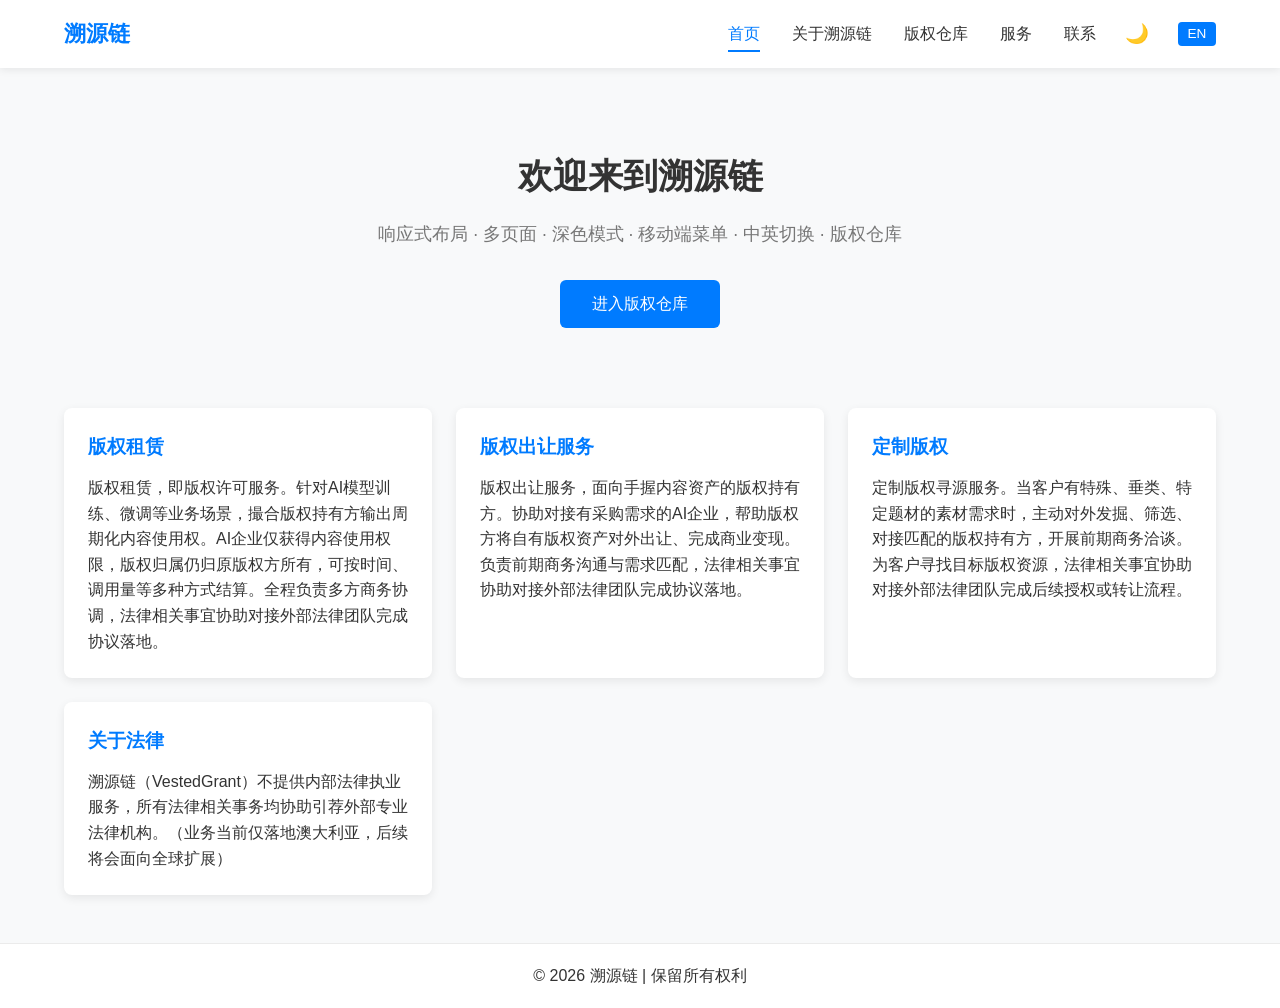
<file: index.html>
<!DOCTYPE html>
<html lang="zh-CN">
<head>
    <meta charset="UTF-8">
    <meta name="viewport" content="width=device-width, initial-scale=1.0">
    <title data-zh="首页 - 溯源链" data-en="Home - Vested Grant">首页 - 溯源链</title>
    <link rel="stylesheet" href="css/style.css">
</head>
<body>
    <header class="header">
        <div class="container">
            <div class="logo"><a href="index.html" data-zh="溯源链" data-en="Vested Grant">溯源链</a></div>
            <nav class="nav" id="navMenu">
                <ul>
                    <li><a href="index.html" class="active" data-zh="首页" data-en="Home">首页</a></li>
                    <li><a href="about.html" data-zh="关于溯源链" data-en="About Vested Grant">关于溯源链</a></li>
                    <li><a href="products.html" data-zh="版权仓库" data-en="Repository">版权仓库</a></li>
                    <li><a href="services.html" data-zh="服务" data-en="Services">服务</a></li>
                    <li><a href="contact.html" data-zh="联系" data-en="Contact">联系</a></li>
                </ul>
                <button class="dark-toggle" id="darkToggle">🌙</button>
                <button class="lang-toggle" id="langToggle">EN</button>
            </nav>
            <button class="menu-toggle" id="menuToggle">☰</button>
        </div>
    </header>
    <main class="main">
        <section class="hero">
            <div class="container">
                <h1 data-zh="欢迎来到溯源链" data-en="Welcome to Vested Grant">欢迎来到溯源链</h1>
                <p data-zh="响应式布局 · 多页面 · 深色模式 · 移动端菜单 · 中英切换 · 版权仓库" 
                   data-en="Responsive · Multi-page · Dark Mode · Mobile Menu · Bilingual · Copyright Repository">
                   响应式布局 · 多页面 · 深色模式 · 移动端菜单 · 中英切换 · 版权仓库
                </p>
                <a href="products.html" class="btn" data-zh="进入版权仓库" data-en="Enter Repository">进入版权仓库</a>
            </div>
        </section>
        <section class="features">
            <div class="container">
                <div class="grid">
                    <div class="card">
                        <h3 data-zh="版权租赁" data-en="Copyright Leasing">版权租赁</h3>
                        <p data-zh="版权租赁，即版权许可服务。针对AI模型训练、微调等业务场景，撮合版权持有方输出周期化内容使用权。AI企业仅获得内容使用权限，版权归属仍归原版权方所有，可按时间、调用量等多种方式结算。全程负责多方商务协调，法律相关事宜协助对接外部法律团队完成协议落地。" data-en="Copyright Licensing. Tailored for AI‑model training and fine‑tuning scenarios, this service facilitates time‑limited content usage rights from copyright holders. AI enterprises obtain only usage rights while full copyright remains with original rights‑holders. Settlements can be structured by duration or usage volume. It covers full‑range commercial coordination, with external legal teams referred to handle legal procedures and finalise agreements.">版权租赁，即版权许可服务。针对AI模型训练、微调等业务场景，撮合版权持有方输出周期化内容使用权。AI企业仅获得内容使用权限，版权归属仍归原版权方所有，可按时间、调用量等多种方式结算。全程负责多方商务协调，法律相关事宜协助对接外部法律团队完成协议落地。</p>
                    </div>
                    <div class="card">
                        <h3 data-zh="版权出让服务" data-en="Copyright Transfer Services">版权出让服务</h3>
                        <p data-zh="版权出让服务，面向手握内容资产的版权持有方。协助对接有采购需求的AI企业，帮助版权方将自有版权资产对外出让、完成商业变现。负责前期商务沟通与需求匹配，法律相关事宜协助对接外部法律团队完成协议落地。" data-en="Copyright Sale. Created for copyright holders who own content assets. It connects rights‑holders with interested AI‑enterprise buyers to realise commercial monetisation through copyright assignment. It manages preliminary business communication and demand matching, with external legal teams referred for legal procedures and agreement execution.">版权出让服务，面向手握内容资产的版权持有方。协助对接有采购需求的AI企业，帮助版权方将自有版权资产对外出让、完成商业变现。负责前期商务沟通与需求匹配，法律相关事宜协助对接外部法律团队完成协议落地。</p>
                    </div>
                    <div class="card">
                        <h3 data-zh="定制版权" data-en="Customized Copyright">定制版权</h3>
                        <p data-zh="定制版权寻源服务。当客户有特殊、垂类、特定题材的素材需求时，主动对外发掘、筛选、对接匹配的版权持有方，开展前期商务洽谈。为客户寻找目标版权资源，法律相关事宜协助对接外部法律团队完成后续授权或转让流程。
" data-en="Custom Copyright Sourcing. For clients with niche, special‑theme or specific‑category content requirements, the service proactively identifies, screens and engages matching copyright holders and conducts preliminary business discussions. It locates target copyrighted resources for clients. External legal teams will be referred for subsequent licensing or assignment procedures.">定制版权寻源服务。当客户有特殊、垂类、特定题材的素材需求时，主动对外发掘、筛选、对接匹配的版权持有方，开展前期商务洽谈。为客户寻找目标版权资源，法律相关事宜协助对接外部法律团队完成后续授权或转让流程。
</p>
                    </div>
                    <div class="card">
                        <h3 data-zh="关于法律" data-en="About the Law">关于法律</h3>
                        <p data-zh="溯源链（VestedGrant）不提供内部法律执业服务，所有法律相关事务均协助引荐外部专业法律机构。（业务当前仅落地澳大利亚，后续将会面向全球扩展）
" data-en="VestedGrant does not provide in‑house legal practice services. External professional legal institutions will be referred for all legal‑related matters. (Operations are currently limited to Australia, with global expansion planned for the future.)">溯源链（VestedGrant）不提供内部法律执业服务，所有法律相关事务均协助引荐外部专业法律机构。（业务当前仅落地澳大利亚，后续将会面向全球扩展）
</p>
                   
                </div>
            </div>
        </section>
    </main>
    <footer class="footer">
        <div class="container">
            <p data-zh="© 2026 溯源链 | 保留所有权利" data-en="© 2026 Vested Grant | All Rights Reserved">© 2026 溯源链 | All Rights Reserved</p>
        </div>
    </footer>
    <script src="js/main.js"></script>
</body>
</html>
</file>
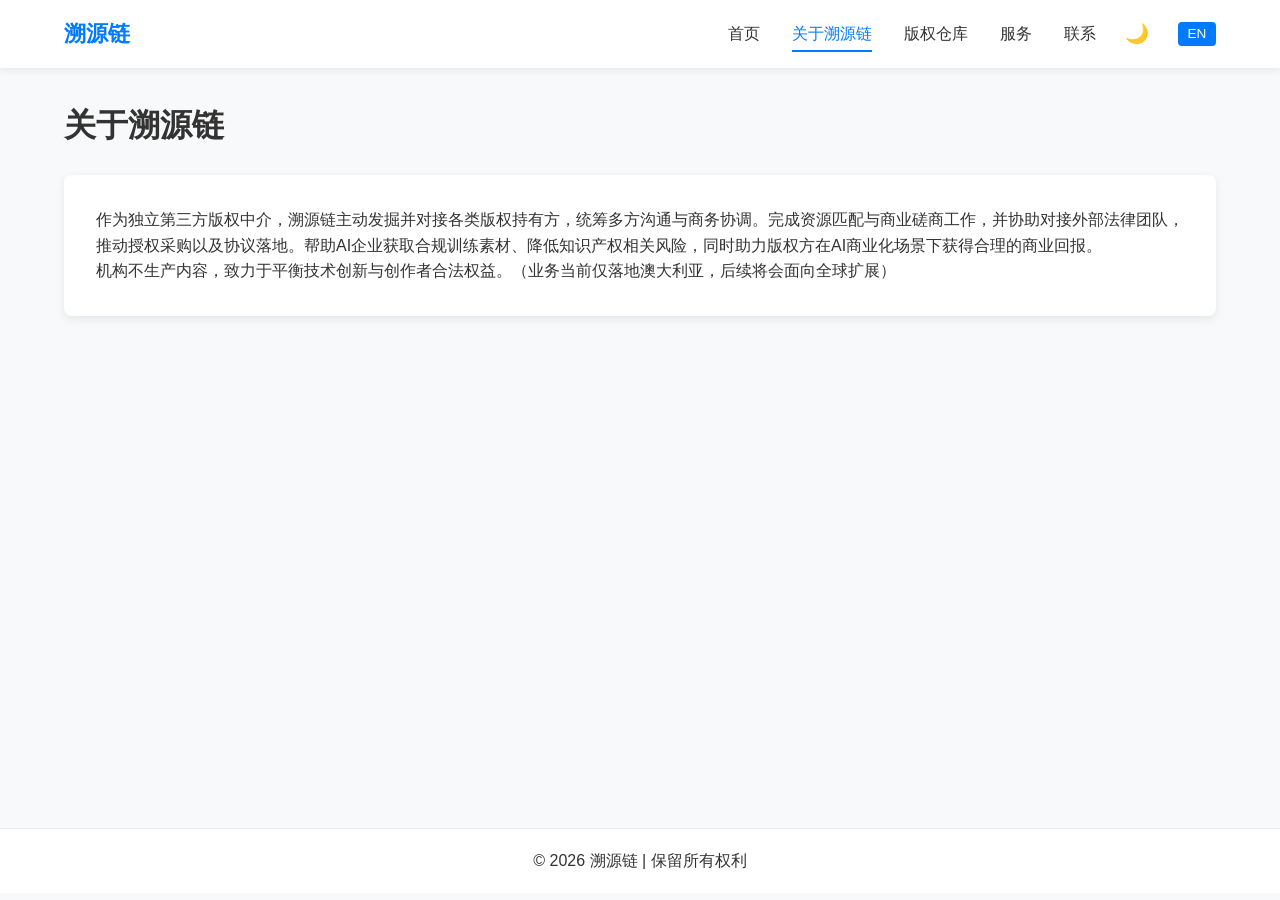
<file: about.html>
<!DOCTYPE html>
<html lang="zh-CN">
<head>
    <meta charset="UTF-8">
    <meta name="viewport" content="width=device-width, initial-scale=1.0">
    <title data-zh="关于我们 - 溯源链" data-en="About - Vested Grant">关于我们 - 溯源链</title>
    <link rel="stylesheet" href="css/style.css">
</head>
<body>
    <header class="header">
        <div class="container">
            <div class="logo"><a href="index.html" data-zh="溯源链" data-en="Vested Grant">溯源链</a></div>
            <nav class="nav" id="navMenu">
                <ul>
                    <li><a href="index.html" data-zh="首页" data-en="Home">首页</a></li>
                    <li><a href="about.html" class="active" data-zh="关于溯源链" data-en="About Vested Grant">关于溯源链</a></li>
                    <li><a href="products.html" data-zh="版权仓库" data-en="Repository">版权仓库</a></li>
                    <li><a href="services.html" data-zh="服务" data-en="Services">服务</a></li>
                    <li><a href="contact.html" data-zh="联系" data-en="Contact">联系</a></li>
                </ul>
                <button class="dark-toggle" id="darkToggle">🌙</button>
                <button class="lang-toggle" id="langToggle">EN</button>
            </nav>
            <button class="menu-toggle" id="menuToggle">☰</button>
        </div>
    </header>
    <main class="main">
        <div class="container">
            <h1 data-zh="关于溯源链" data-en="About Vested Grant">关于溯源链</h1>
            <div class="content-box">
                <p data-zh="作为独立第三方版权中介，溯源链主动发掘并对接各类版权持有方，统筹多方沟通与商务协调。完成资源匹配与商业磋商工作，并协助对接外部法律团队，推动授权采购以及协议落地。帮助AI企业获取合规训练素材、降低知识产权相关风险，同时助力版权方在AI商业化场景下获得合理的商业回报。" 
                   data-en="As an independent third‑party copyright intermediary, VestedGrant proactively identifies and connects with diverse copyright holders, overseeing multi‑party communication and commercial coordination. It conducts resource matching and business consultation, and facilitates connections to external legal teams to drive licence procurement and agreement finalisation. It helps AI businesses source compliant training materials and reduce intellectual‑property risks, while supporting copyright holders to receive reasonable commercial returns in AI‑driven commercial scenarios.">
                   作为独立第三方版权中介，溯源链主动发掘并对接各类版权持有方，统筹多方沟通与商务协调。完成资源匹配与商业磋商工作，并协助对接外部法律团队，推动授权采购以及协议落地。帮助AI企业获取合规训练素材、降低知识产权相关风险，同时助力版权方在AI商业化场景下获得合理的商业回报。
                </p>
                <p data-zh="机构不生产内容，致力于平衡技术创新与创作者合法权益。（业务当前仅落地澳大利亚，后续将会面向全球扩展）" 
                   data-en="No content is produced in‑house. It aims to balance technological innovation and the legitimate rights of creators. (Operations are currently limited to Australia, with global expansion planned for the future.)">
                   机构不生产内容，致力于平衡技术创新与创作者合法权益。（业务当前仅落地澳大利亚，后续将会面向全球扩展）
                </p>
            </div>
        </div>
    </main>
    <footer class="footer">
        <div class="container">
            <p data-zh="© 2026 溯源链 | 保留所有权利" data-en="© 2026 Vested Grant | All Rights Reserved">© 2026 溯源链 | All Rights Reserved</p>
        </div>
    </footer>
    <script src="js/main.js"></script>
</body>
</html>
</file>
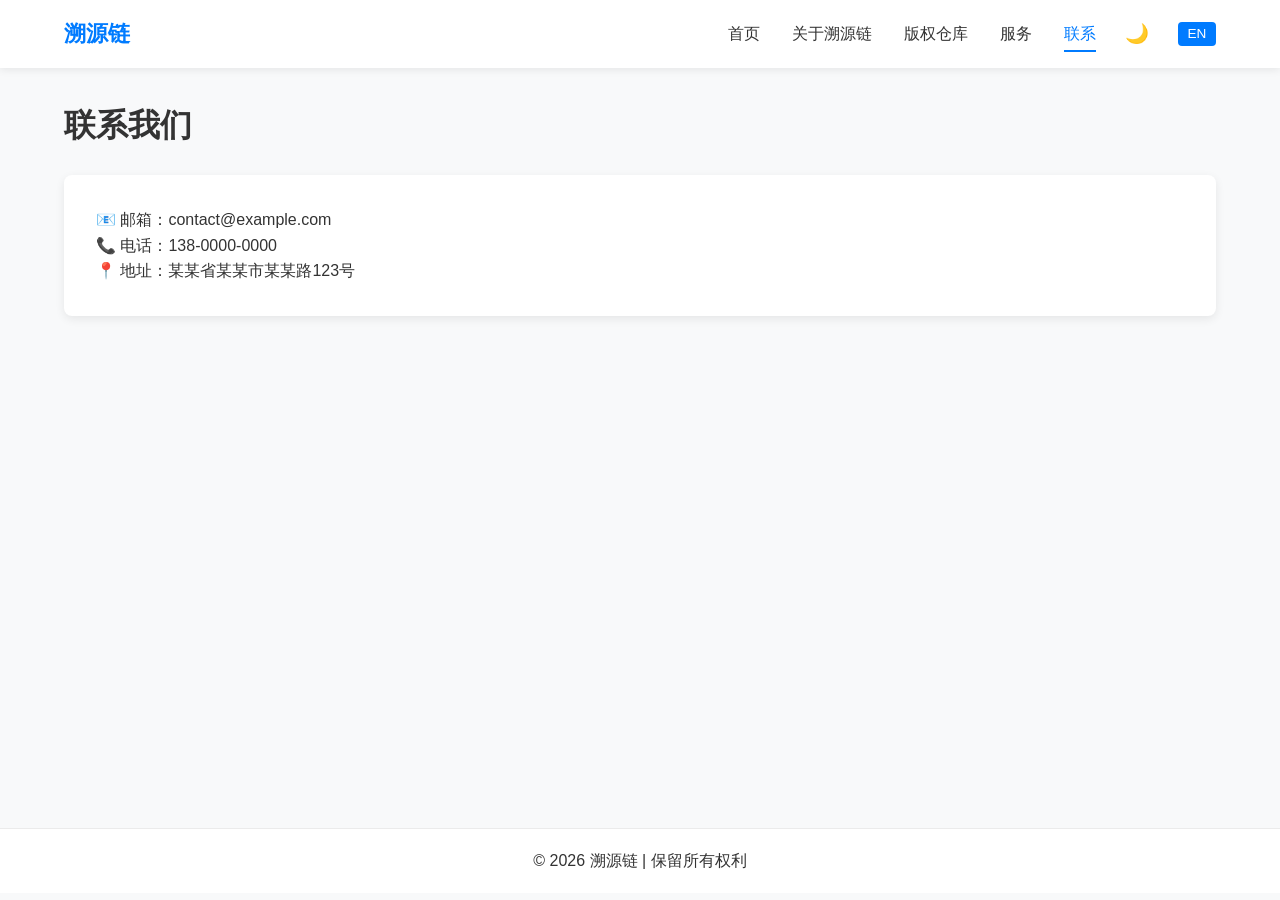
<file: contact.html>
<!DOCTYPE html>
<html lang="zh-CN">
<head>
    <meta charset="UTF-8">
    <meta name="viewport" content="width=device-width, initial-scale=1.0">
    <title data-zh="联系我们 - 溯源链" data-en="Contact - Vested Grant">联系我们 - 溯源链</title>
    <link rel="stylesheet" href="css/style.css">
</head>
<body>
    <header class="header">
        <div class="container">
            <div class="logo"><a href="index.html" data-zh="溯源链" data-en="Vested Grant">溯源链</a></div>
            <nav class="nav" id="navMenu">
                <ul>
                    <li><a href="index.html" data-zh="首页" data-en="Home">首页</a></li>
                    <li><a href="about.html" data-zh="关于溯源链" data-en="About Vested Grant">关于溯源链</a></li>
                    <li><a href="products.html" data-zh="版权仓库" data-en="Repository">版权仓库</a></li>
                    <li><a href="services.html" data-zh="服务" data-en="Services">服务</a></li>
                    <li><a href="contact.html" class="active" data-zh="联系" data-en="Contact">联系</a></li>
                </ul>
                <button class="dark-toggle" id="darkToggle">🌙</button>
                <button class="lang-toggle" id="langToggle">EN</button>
            </nav>
            <button class="menu-toggle" id="menuToggle">☰</button>
        </div>
    </header>
    <main class="main">
        <div class="container">
            <h1 data-zh="联系我们" data-en="Contact Us">联系我们</h1>
            <div class="content-box">
                <p data-zh="📧 邮箱：contact@example.com" data-en="📧 Email: contact@example.com">📧 邮箱：contact@example.com</p>
                <p data-zh="📞 电话：138-0000-0000" data-en="📞 Phone: +86 138-0000-0000">📞 电话：138-0000-0000</p>
                <p data-zh="📍 地址：某某省某某市某某路123号" data-en="📍 Address: No.123 Some Road, Some City, Some Province">📍 地址：某某省某某市某某路123号</p>
            </div>
        </div>
    </main>
    <footer class="footer">
        <div class="container">
            <p data-zh="© 2026 溯源链 | 保留所有权利" data-en="© 2026 Vested Grant | All Rights Reserved">© 2026 溯源链 | All Rights Reserved</p>
        </div>
    </footer>
    <script src="js/main.js"></script>
</body>
</html>
</file>
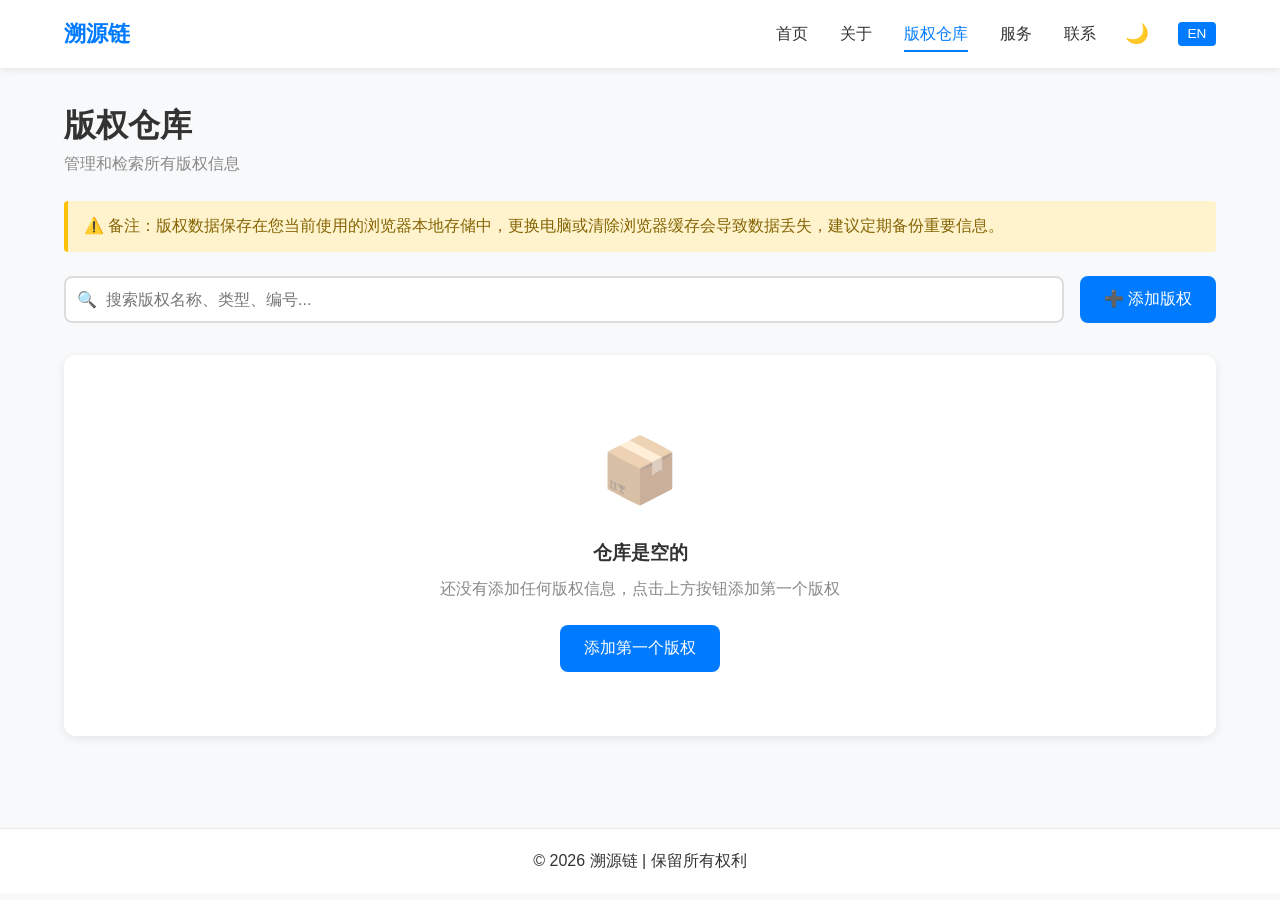
<file: products.html>
<!DOCTYPE html>
<html lang="zh-CN">
<head>
    <meta charset="UTF-8">
    <meta name="viewport" content="width=device-width, initial-scale=1.0">
    <title data-zh="版权仓库 - 溯源链" data-en="Copyright Repository - Vested Grant">版权仓库 - 溯源链</title>
    <link rel="stylesheet" href="css/style.css">
    <style>
        /* 版权仓库专属样式 */
        .repo-header {
            display: flex;
            gap: 1rem;
            margin-bottom: 2rem;
            flex-wrap: wrap;
            align-items: center;
        }
        .search-box {
            flex: 1;
            min-width: 250px;
            position: relative;
        }
        .search-box input {
            width: 100%;
            padding: 0.8rem 1rem 0.8rem 2.5rem;
            border: 2px solid #ddd;
            border-radius: 8px;
            font-size: 1rem;
            background: var(--card);
            color: var(--text);
            transition: border-color 0.3s;
        }
        .search-box input:focus {
            outline: none;
            border-color: var(--primary);
        }
        .search-box::before {
            content: "🔍";
            position: absolute;
            left: 0.8rem;
            top: 50%;
            transform: translateY(-50%);
            font-size: 1rem;
        }
        .add-btn {
            padding: 0.8rem 1.5rem;
            background: var(--primary);
            color: #fff;
            border: none;
            border-radius: 8px;
            font-size: 1rem;
            cursor: pointer;
            transition: background 0.3s;
            white-space: nowrap;
        }
        .add-btn:hover {
            background: #0056b3;
        }
        .empty-state {
            text-align: center;
            padding: 4rem 2rem;
            background: var(--card);
            border-radius: 12px;
            box-shadow: 0 3px 10px var(--shadow);
        }
        .empty-state .icon {
            font-size: 4rem;
            margin-bottom: 1rem;
            opacity: 0.5;
        }
        .empty-state h3 {
            margin-bottom: 0.5rem;
            color: var(--text);
        }
        .empty-state p {
            color: #888;
            margin-bottom: 1.5rem;
        }
        .copyright-grid {
            display: grid;
            grid-template-columns: repeat(auto-fill, minmax(300px, 1fr));
            gap: 1.5rem;
        }
        .copyright-card {
            background: var(--card);
            padding: 1.5rem;
            border-radius: 12px;
            box-shadow: 0 3px 10px var(--shadow);
            transition: transform 0.3s, box-shadow 0.3s;
            border-left: 4px solid var(--primary);
            position: relative;
        }
        .copyright-card:hover {
            transform: translateY(-5px);
            box-shadow: 0 8px 20px var(--shadow);
        }
        .copyright-card .type-badge {
            display: inline-block;
            padding: 0.2rem 0.6rem;
            background: rgba(0,123,255,0.1);
            color: var(--primary);
            border-radius: 20px;
            font-size: 0.8rem;
            margin-bottom: 0.8rem;
        }
        .copyright-card h4 {
            font-size: 1.1rem;
            margin-bottom: 0.5rem;
            color: var(--text);
        }
        .copyright-card .info {
            font-size: 0.9rem;
            color: #888;
            margin-bottom: 0.3rem;
        }
        .copyright-card .delete-btn {
            position: absolute;
            top: 0.8rem;
            right: 0.8rem;
            background: none;
            border: none;
            font-size: 1.2rem;
            cursor: pointer;
            opacity: 0.3;
            transition: opacity 0.3s;
        }
        .copyright-card .delete-btn:hover {
            opacity: 1;
        }
        /* 弹窗样式 */
        .modal-overlay {
            display: none;
            position: fixed;
            top: 0;
            left: 0;
            right: 0;
            bottom: 0;
            background: rgba(0,0,0,0.5);
            z-index: 1000;
            align-items: center;
            justify-content: center;
            padding: 1rem;
        }
        .modal-overlay.active {
            display: flex;
        }
        .modal {
            background: var(--card);
            padding: 2rem;
            border-radius: 12px;
            width: 100%;
            max-width: 500px;
            box-shadow: 0 10px 40px rgba(0,0,0,0.3);
            max-height: 90vh;
            overflow-y: auto;
        }
        .modal h3 {
            margin-bottom: 1.5rem;
            color: var(--text);
        }
        .form-group {
            margin-bottom: 1rem;
        }
        .form-group label {
            display: block;
            margin-bottom: 0.5rem;
            font-weight: 500;
            color: var(--text);
        }
        .form-group input,
        .form-group select,
        .form-group textarea {
            width: 100%;
            padding: 0.7rem;
            border: 2px solid #ddd;
            border-radius: 6px;
            font-size: 1rem;
            background: var(--bg);
            color: var(--text);
        }
        .form-group input:focus,
        .form-group select:focus,
        .form-group textarea:focus {
            outline: none;
            border-color: var(--primary);
        }
        .form-group textarea {
            resize: vertical;
            min-height: 80px;
        }
        .modal-actions {
            display: flex;
            gap: 1rem;
            justify-content: flex-end;
            margin-top: 1.5rem;
        }
        .modal-actions button {
            padding: 0.6rem 1.2rem;
            border-radius: 6px;
            cursor: pointer;
            font-size: 0.95rem;
            transition: all 0.3s;
        }
        .btn-cancel {
            background: #eee;
            border: none;
            color: #333;
        }
        .btn-cancel:hover {
            background: #ddd;
        }
        .btn-submit {
            background: var(--primary);
            border: none;
            color: #fff;
        }
        .btn-submit:hover {
            background: #0056b3;
        }
        .no-results {
            text-align: center;
            padding: 3rem;
            color: #888;
        }
        .stats-bar {
            display: flex;
            gap: 2rem;
            margin-bottom: 1.5rem;
            padding: 1rem;
            background: var(--card);
            border-radius: 8px;
            box-shadow: 0 2px 8px var(--shadow);
        }
        .stat-item {
            text-align: center;
        }
        .stat-number {
            font-size: 1.5rem;
            font-weight: bold;
            color: var(--primary);
        }
        .stat-label {
            font-size: 0.85rem;
            color: #888;
        }
        @media (max-width: 768px) {
            .stats-bar {
                justify-content: center;
            }
        }
    </style>
</head>
<body>
    <header class="header">
        <div class="container">
            <div class="logo"><a href="index.html" data-zh="溯源链" data-en="Provenance Chain">溯源链</a></div>
            <nav class="nav" id="navMenu">
                <ul>
                    <li><a href="index.html" data-zh="首页" data-en="Home">首页</a></li>
                    <li><a href="about.html" data-zh="关于" data-en="About">关于</a></li>
                    <li><a href="products.html" class="active" data-zh="版权仓库" data-en="Repository">版权仓库</a></li>
                    <li><a href="services.html" data-zh="服务" data-en="Services">服务</a></li>
                    <li><a href="contact.html" data-zh="联系" data-en="Contact">联系</a></li>
                </ul>
                <button class="dark-toggle" id="darkToggle">🌙</button>
                <button class="lang-toggle" id="langToggle">EN</button>
            </nav>
            <button class="menu-toggle" id="menuToggle">☰</button>
        </div>
    </header>

    <main class="main">
        <div class="container">
            <h1 data-zh="版权仓库" data-en="Copyright Repository">版权仓库</h1>
            <p style="color: #888; margin-bottom: 1.5rem;" data-zh="管理和检索所有版权信息" data-en="Manage and search all copyright information">管理和检索所有版权信息</p>
            <p style="background: #fff3cd; border-left: 4px solid #ffc107; padding: 0.8rem 1rem; border-radius: 4px; margin-bottom: 1.5rem; color: #856404;" 
               data-zh="⚠️ 备注：版权数据保存在您当前使用的浏览器本地存储中，更换电脑或清除浏览器缓存会导致数据丢失，建议定期备份重要信息。" 
               data-en="⚠️ Note: Copyright data is stored in your browser's local storage. Changing computers or clearing browser cache will cause data loss. Regular backup is recommended.">
               ⚠️ 备注：版权数据保存在您当前使用的浏览器本地存储中，更换电脑或清除浏览器缓存会导致数据丢失，建议定期备份重要信息。
            </p>
            
            <!-- 搜索栏 -->
            <div class="repo-header">
                <div class="search-box">
                    <input type="text" id="searchInput" placeholder="搜索版权名称、类型、编号..." data-placeholder-zh="搜索版权名称、类型、编号..." data-placeholder-en="Search by name, type, number...">
                </div>
                <button class="add-btn" id="addBtn" data-zh="➕ 添加版权" data-en="➕ Add Copyright">➕ 添加版权</button>
            </div>

            <!-- 统计栏 -->
            <div class="stats-bar" id="statsBar" style="display: none;">
                <div class="stat-item">
                    <div class="stat-number" id="totalCount">0</div>
                    <div class="stat-label" data-zh="版权总数" data-en="Total">版权总数</div>
                </div>
                <div class="stat-item">
                    <div class="stat-number" id="typeCount">0</div>
                    <div class="stat-label" data-zh="类型数" data-en="Types">类型数</div>
                </div>
            </div>

            <!-- 空状态 -->
            <div class="empty-state" id="emptyState">
                <div class="icon">📦</div>
                <h3 data-zh="仓库是空的" data-en="Repository is empty">仓库是空的</h3>
                <p data-zh="还没有添加任何版权信息，点击上方按钮添加第一个版权" data-en="No copyright added yet. Click the button above to add your first one.">还没有添加任何版权信息，点击上方按钮添加第一个版权</p>
                <button class="add-btn" onclick="openModal()" data-zh="添加第一个版权" data-en="Add First Copyright">添加第一个版权</button>
            </div>

            <!-- 版权列表 -->
            <div class="copyright-grid" id="copyrightGrid"></div>

            <!-- 无搜索结果 -->
            <div class="no-results" id="noResults" style="display: none;">
                <div style="font-size: 3rem; margin-bottom: 1rem;">🔍</div>
                <p data-zh="没有找到匹配的版权信息" data-en="No matching copyright found">没有找到匹配的版权信息</p>
            </div>
        </div>
    </main>

    <!-- 添加/编辑弹窗 -->
    <div class="modal-overlay" id="modal">
        <div class="modal">
            <h3 id="modalTitle" data-zh="添加版权" data-en="Add Copyright">添加版权</h3>
            <form id="copyrightForm">
                <div class="form-group">
                    <label data-zh="版权名称 *" data-en="Copyright Name *">版权名称 *</label>
                    <input type="text" id="copyrightName" required placeholder="例如：XX软件著作权" data-placeholder-zh="例如：XX软件著作权" data-placeholder-en="e.g. XX Software Copyright">
                </div>
                <div class="form-group">
                    <label data-zh="版权类型 *" data-en="Copyright Type *">版权类型 *</label>
                    <select id="copyrightType" required>
                        <option value="" data-zh="请选择类型" data-en="Select type">请选择类型</option>
                        <option value="软件著作权" data-en-type="Software Copyright">软件著作权</option>
                        <option value="作品著作权" data-en-type="Work Copyright">作品著作权</option>
                        <option value="商标权" data-en-type="Trademark">商标权</option>
                        <option value="专利权" data-en-type="Patent">专利权</option>
                        <option value="集成电路布图设计" data-en-type="IC Layout Design">集成电路布图设计</option>
                        <option value="其他" data-en-type="Other">其他</option>
                    </select>
                </div>
                <div class="form-group">
                    <label data-zh="版权编号" data-en="Registration Number">版权编号</label>
                    <input type="text" id="copyrightNumber" placeholder="例如：软著登字第XXXXX号" data-placeholder-zh="例如：软著登字第XXXXX号" data-placeholder-en="e.g. Reg. No. XXXXX">
                </div>
                <div class="form-group">
                    <label data-zh="权利人" data-en="Rights Holder">权利人</label>
                    <input type="text" id="copyrightHolder" placeholder="版权所有者名称" data-placeholder-zh="版权所有者名称" data-placeholder-en="Name of the rights holder">
                </div>
                <div class="form-group">
                    <label data-zh="登记日期" data-en="Registration Date">登记日期</label>
                    <input type="date" id="copyrightDate">
                </div>
                <div class="form-group">
                    <label data-zh="备注说明" data-en="Notes">备注说明</label>
                    <textarea id="copyrightNotes" placeholder="其他补充信息" data-placeholder-zh="其他补充信息" data-placeholder-en="Additional information"></textarea>
                </div>
                <div class="modal-actions">
                    <button type="button" class="btn-cancel" onclick="closeModal()" data-zh="取消" data-en="Cancel">取消</button>
                    <button type="submit" class="btn-submit" data-zh="保存" data-en="Save">保存</button>
                </div>
            </form>
        </div>
    </div>

    <footer class="footer">
        <div class="container">
            <p data-zh="© 2026 溯源链 | 保留所有权利" data-en="© 2026 Vested Grant | All Rights Reserved">© 2026 溯源链 | All Rights Reserved</p>
        </div>
    </footer>

    <script src="js/main.js"></script>
    <script>
        // 版权仓库功能
        let copyrights = JSON.parse(localStorage.getItem('copyrights') || '[]');
        let currentLang = localStorage.getItem('language') || 'zh';

        const searchInput = document.getElementById('searchInput');
        const addBtn = document.getElementById('addBtn');
        const modal = document.getElementById('modal');
        const form = document.getElementById('copyrightForm');
        const emptyState = document.getElementById('emptyState');
        const grid = document.getElementById('copyrightGrid');
        const noResults = document.getElementById('noResults');
        const statsBar = document.getElementById('statsBar');

        function init() {
            renderCopyrights();
            updatePlaceholders();
            applyLanguageToTypes();
        }

        function getTypeDisplay(type) {
            if (currentLang === 'en') {
                const option = document.querySelector(`option[value="${type}"]`);
                if (option && option.getAttribute('data-en-type')) {
                    return option.getAttribute('data-en-type');
                }
            }
            return type;
        }

        function applyLanguageToTypes() {
            const typeOptions = document.querySelectorAll('#copyrightType option');
            typeOptions.forEach(opt => {
                if (currentLang === 'en' && opt.getAttribute('data-en-type')) {
                    opt.textContent = opt.getAttribute('data-en-type');
                } else if (opt.value) {
                    opt.textContent = opt.value;
                } else {
                    opt.textContent = currentLang === 'zh' ? '请选择类型' : 'Select type';
                }
            });
        }

        function renderCopyrights(searchTerm = '') {
            const filtered = copyrights.filter(item => {
                if (!searchTerm) return true;
                const term = searchTerm.toLowerCase();
                return (
                    item.name.toLowerCase().includes(term) ||
                    item.type.toLowerCase().includes(term) ||
                    (item.number && item.number.toLowerCase().includes(term)) ||
                    (item.holder && item.holder.toLowerCase().includes(term))
                );
            });

            if (copyrights.length === 0) {
                emptyState.style.display = 'block';
                grid.style.display = 'none';
                noResults.style.display = 'none';
                statsBar.style.display = 'none';
                return;
            }

            emptyState.style.display = 'none';
            statsBar.style.display = 'flex';

            document.getElementById('totalCount').textContent = copyrights.length;
            const uniqueTypes = new Set(copyrights.map(c => c.type));
            document.getElementById('typeCount').textContent = uniqueTypes.size;

            if (filtered.length === 0) {
                grid.style.display = 'none';
                noResults.style.display = 'block';
                return;
            }

            grid.style.display = 'grid';
            noResults.style.display = 'none';

            grid.innerHTML = filtered.map(item => `
                <div class="copyright-card">
                    <button class="delete-btn" onclick="deleteCopyright('${item.id}')" title="${currentLang === 'zh' ? '删除' : 'Delete'}">×</button>
                    <span class="type-badge">${getTypeDisplay(item.type)}</span>
                    <h4>${item.name}</h4>
                    ${item.number ? `<div class="info">📋 ${item.number}</div>` : ''}
                    ${item.holder ? `<div class="info">👤 ${item.holder}</div>` : ''}
                    ${item.date ? `<div class="info">📅 ${item.date}</div>` : ''}
                    ${item.notes ? `<div class="info" style="margin-top: 0.5rem; font-style: italic;">${item.notes}</div>` : ''}
                </div>
            `).join('');
        }

        function openModal() {
            modal.classList.add('active');
            form.reset();
        }

        function closeModal() {
            modal.classList.remove('active');
        }

        function deleteCopyright(id) {
            const confirmText = currentLang === 'zh' ? '确定要删除这条版权信息吗？' : 'Are you sure you want to delete this?';
            if (confirm(confirmText)) {
                copyrights = copyrights.filter(item => item.id !== id);
                saveData();
                renderCopyrights(searchInput.value);
            }
        }

        function saveData() {
            localStorage.setItem('copyrights', JSON.stringify(copyrights));
        }

        function updatePlaceholders() {
            const lang = currentLang;
            const inputs = document.querySelectorAll('[data-placeholder-zh]');
            inputs.forEach(input => {
                input.placeholder = input.getAttribute('data-placeholder-' + lang);
            });
        }

        function refreshAll() {
            currentLang = localStorage.getItem('language') || 'zh';
            updatePlaceholders();
            applyLanguageToTypes();
            renderCopyrights(searchInput.value);
        }

        addBtn.addEventListener('click', openModal);
        modal.addEventListener('click', (e) => {
            if (e.target === modal) closeModal();
        });

        form.addEventListener('submit', (e) => {
            e.preventDefault();
            const newItem = {
                id: Date.now().toString(),
                name: document.getElementById('copyrightName').value,
                type: document.getElementById('copyrightType').value,
                number: document.getElementById('copyrightNumber').value,
                holder: document.getElementById('copyrightHolder').value,
                date: document.getElementById('copyrightDate').value,
                notes: document.getElementById('copyrightNotes').value
            };
            copyrights.unshift(newItem);
            saveData();
            renderCopyrights(searchInput.value);
            closeModal();
        });

        searchInput.addEventListener('input', (e) => {
            renderCopyrights(e.target.value);
        });

        const langObserver = new MutationObserver(() => {
            refreshAll();
        });
        langObserver.observe(document.body, { attributes: true, attributeFilter: ['class'] });

        window.addEventListener('storage', (e) => {
            if (e.key === 'language') {
                refreshAll();
            }
        });

        init();
    </script>
</body>
</html>
</file>
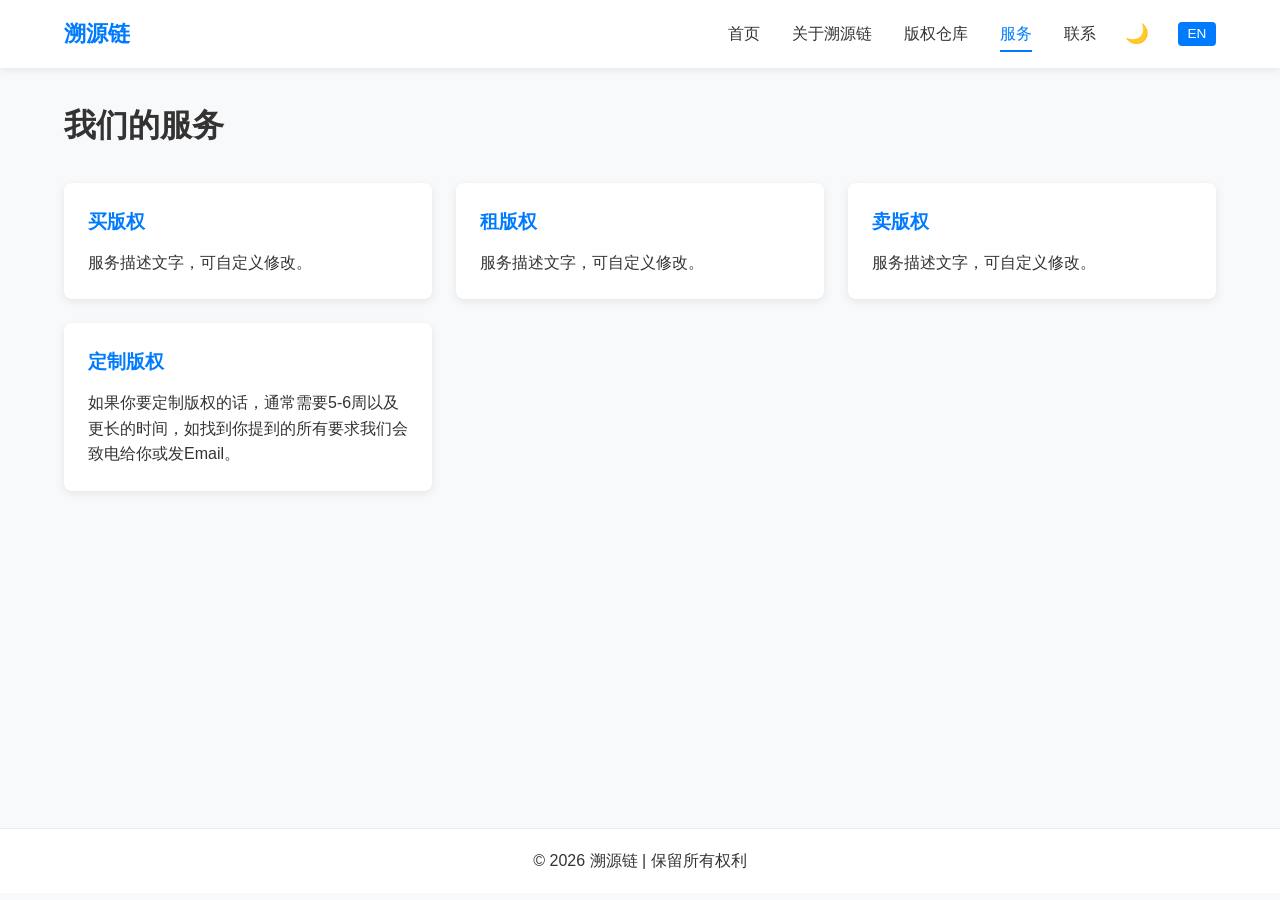
<file: services.html>
<!DOCTYPE html>
<html lang="zh-CN">
<head>
    <meta charset="UTF-8">
    <meta name="viewport" content="width=device-width, initial-scale=1.0">
    <title data-zh="服务项目 - 溯源链" data-en="Services - Vested Grant">服务项目 - 溯源链</title>
    <link rel="stylesheet" href="css/style.css">
</head>
<body>
    <header class="header">
        <div class="container">
            <div class="logo"><a href="index.html" data-zh="溯源链" data-en="Vested Grant">溯源链</a></div>
            <nav class="nav" id="navMenu">
                <ul>
                    <li><a href="index.html" data-zh="首页" data-en="Home">首页</a></li>
                    <li><a href="about.html" data-zh="关于溯源链" data-en="About Vested Grant">关于溯源链</a></li>
                    <li><a href="products.html" data-zh="版权仓库" data-en="Repository">版权仓库</a></li>
                    <li><a href="services.html" class="active" data-zh="服务" data-en="Services">服务</a></li>
                    <li><a href="contact.html" data-zh="联系" data-en="Contact">联系</a></li>
                </ul>
                <button class="dark-toggle" id="darkToggle">🌙</button>
                <button class="lang-toggle" id="langToggle">EN</button>
            </nav>
            <button class="menu-toggle" id="menuToggle">☰</button>
        </div>
    </header>
    <main class="main">
        <div class="container">
            <h1 data-zh="我们的服务" data-en="Our Services">我们的服务</h1>
            <div class="grid">
                <div class="card">
                    <h3 data-zh="买版权" data-en="buy copyright">买版权</h3>
                    <p data-zh="服务描述文字，可自定义修改。" data-en="Service description, can be customized.">服务描述文字，可自定义修改。</p>
                </div>
                <div class="card">
                    <h3 data-zh="租版权" data-en="Rent copyright">租版权</h3>
                    <p data-zh="服务描述文字，可自定义修改。" data-en="Service description, can be customized.">服务描述文字，可自定义修改。</p>
                </div>
                <div class="card">
                    <h3 data-zh="卖版权" data-en="selling copyright">卖版权</h3>
                    <p data-zh="服务描述文字，可自定义修改。" data-en="Service description, can be customized.">服务描述文字，可自定义修改。</p>
                </div>
                <div class="card">
                    <h3 data-zh="定制版权" data-en="Customized Copyright">定制版权</h3>
                    <p data-zh="如果你要定制版权的话，通常需要5-6周以及更长的时间，如找到你提到的所有要求我们会致电给你或发Email。" data-en="If you wish to customize the copyright, the process typically takes 5–6 weeks or longer; we will contact you via phone or email once we have addressed all the requirements you mentioned.">如果你要定制版权的话，通常需要5-6周以及更长的时间，如找到你提到的所有要求我们会致电给你或发Email。</p>
                </div>
            </div>
        </div>
    </main>
    <footer class="footer">
        <div class="container">
            <p data-zh="© 2026 溯源链 | 保留所有权利" data-en="© 2026 Vested Grant | All Rights Reserved">© 2026 溯源链 | All Rights Reserved</p>
        </div>
    </footer>
    <script src="js/main.js"></script>
</body>
</html>
</file>
<file: css/style.css>
:root {
    --primary: #007bff;
    --bg-light: #f8f9fa; --text-light: #333; --card-light: #fff; --shadow-light: rgba(0,0,0,0.08);
    --bg-dark: #121212; --text-dark: #e0e0e0; --card-dark: #1e1e1e; --shadow-dark: rgba(0,0,0,0.3);
    --bg: var(--bg-light); --text: var(--text-light); --card: var(--card-light); --shadow: var(--shadow-light);
}
.dark-mode { --bg: var(--bg-dark); --text: var(--text-dark); --card: var(--card-dark); --shadow: var(--shadow-dark); }
* { margin: 0; padding: 0; box-sizing: border-box; }
body { font-family: "Microsoft YaHei", sans-serif; line-height: 1.6; background: var(--bg); color: var(--text); transition: background 0.3s, color 0.3s; }
ul { list-style: none; }
a { text-decoration: none; color: inherit; }
.container { width: 90%; max-width: 1200px; margin: 0 auto; }
.header { background: var(--card); box-shadow: 0 2px 8px var(--shadow); padding: 1rem 0; position: sticky; top: 0; z-index: 99; }
.header .container { display: flex; justify-content: space-between; align-items: center; }
.logo a { font-size: 1.4rem; font-weight: bold; color: var(--primary); }
.nav { display: flex; align-items: center; gap: 1.5rem; }
.nav ul { display: flex; gap: 2rem; }
.nav a { padding: 0.5rem 0; border-bottom: 2px solid transparent; transition: all 0.25s; }
.nav a:hover, .nav a.active { color: var(--primary); border-bottom-color: var(--primary); }
.dark-toggle { background: none; border: none; font-size: 1.2rem; cursor: pointer; padding: 0.3rem; }
.lang-toggle {
    background: var(--primary);
    color: #fff;
    border: none;
    font-size: 0.85rem;
    cursor: pointer;
    padding: 0.3rem 0.6rem;
    border-radius: 4px;
    transition: background 0.3s;
    min-width: 36px;
}
.lang-toggle:hover { background: #0056b3; }
.menu-toggle { display: none; font-size: 1.6rem; cursor: pointer; background: none; border: none; }
.main { min-height: calc(100vh - 140px); padding: 2rem 0 3rem; }
.hero { text-align: center; padding: 3rem 0; }
.hero h1 { font-size: 2.2rem; margin-bottom: 1rem; }
.hero p { font-size: 1.1rem; margin-bottom: 2rem; color: #777; }
.btn { display: inline-block; padding: 0.7rem 2rem; background: var(--primary); color: #fff; border-radius: 6px; transition: background 0.3s; }
.btn:hover { background: #0056b3; }
.grid { display: grid; grid-template-columns: repeat(3, 1fr); gap: 1.5rem; margin-top: 2rem; }
.card { background: var(--card); padding: 1.5rem; border-radius: 8px; box-shadow: 0 3px 10px var(--shadow); transition: transform 0.3s; }
.card:hover { transform: translateY(-5px); }
.card h3 { margin-bottom: 0.8rem; color: var(--primary); }
.content-box { background: var(--card); padding: 2rem; border-radius: 8px; box-shadow: 0 3px 10px var(--shadow); margin-top: 1.5rem; }
.footer { background: var(--card); text-align: center; padding: 1.2rem 0; border-top: 1px solid rgba(0,0,0,0.08); }
@media (max-width: 768px) {
    .menu-toggle { display: block; }
    .nav { position: absolute; top: 100%; left: 0; right: 0; background: var(--card); flex-direction: column; padding: 1rem; box-shadow: 0 4px 8px var(--shadow); display: none; }
    .nav.open { display: flex; }
    .nav ul { flex-direction: column; gap: 1rem; text-align: center; }
    .grid { grid-template-columns: 1fr; }
    .hero h1 { font-size: 1.6rem; }
}
</file>
